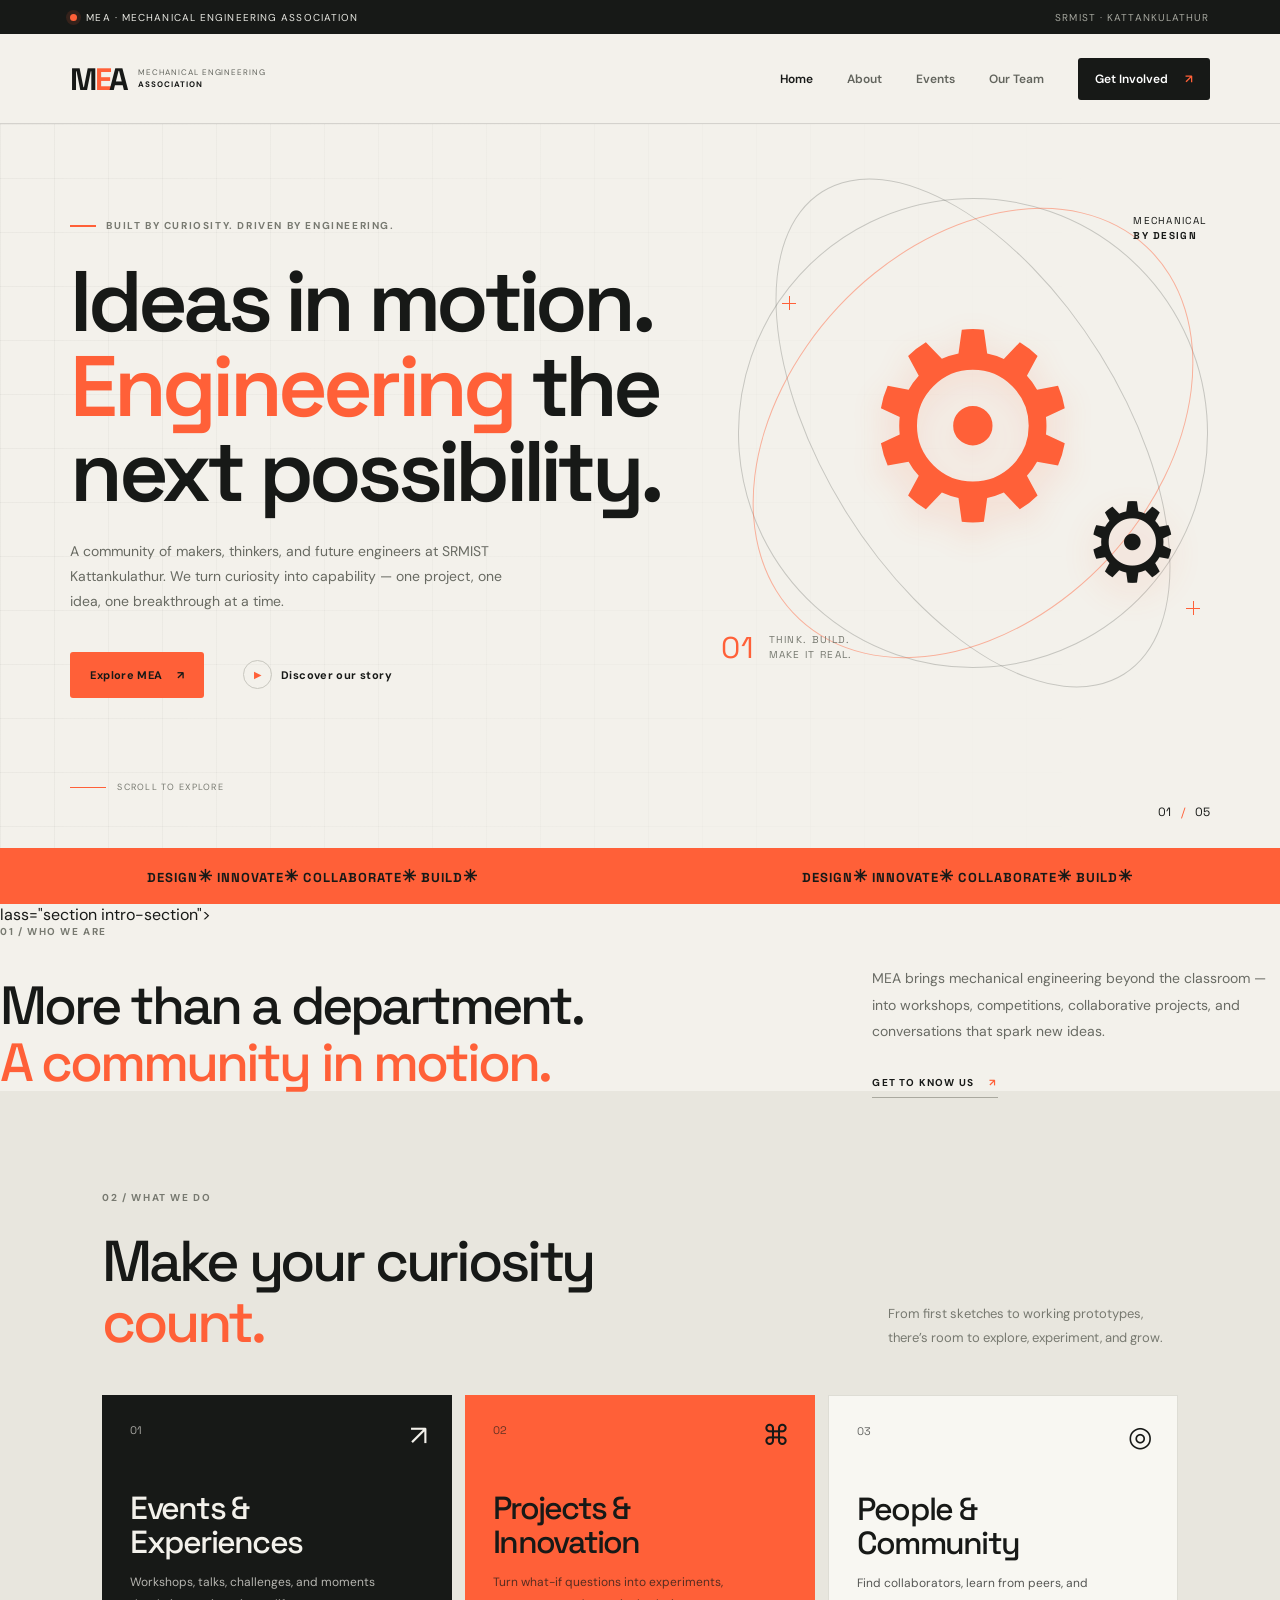
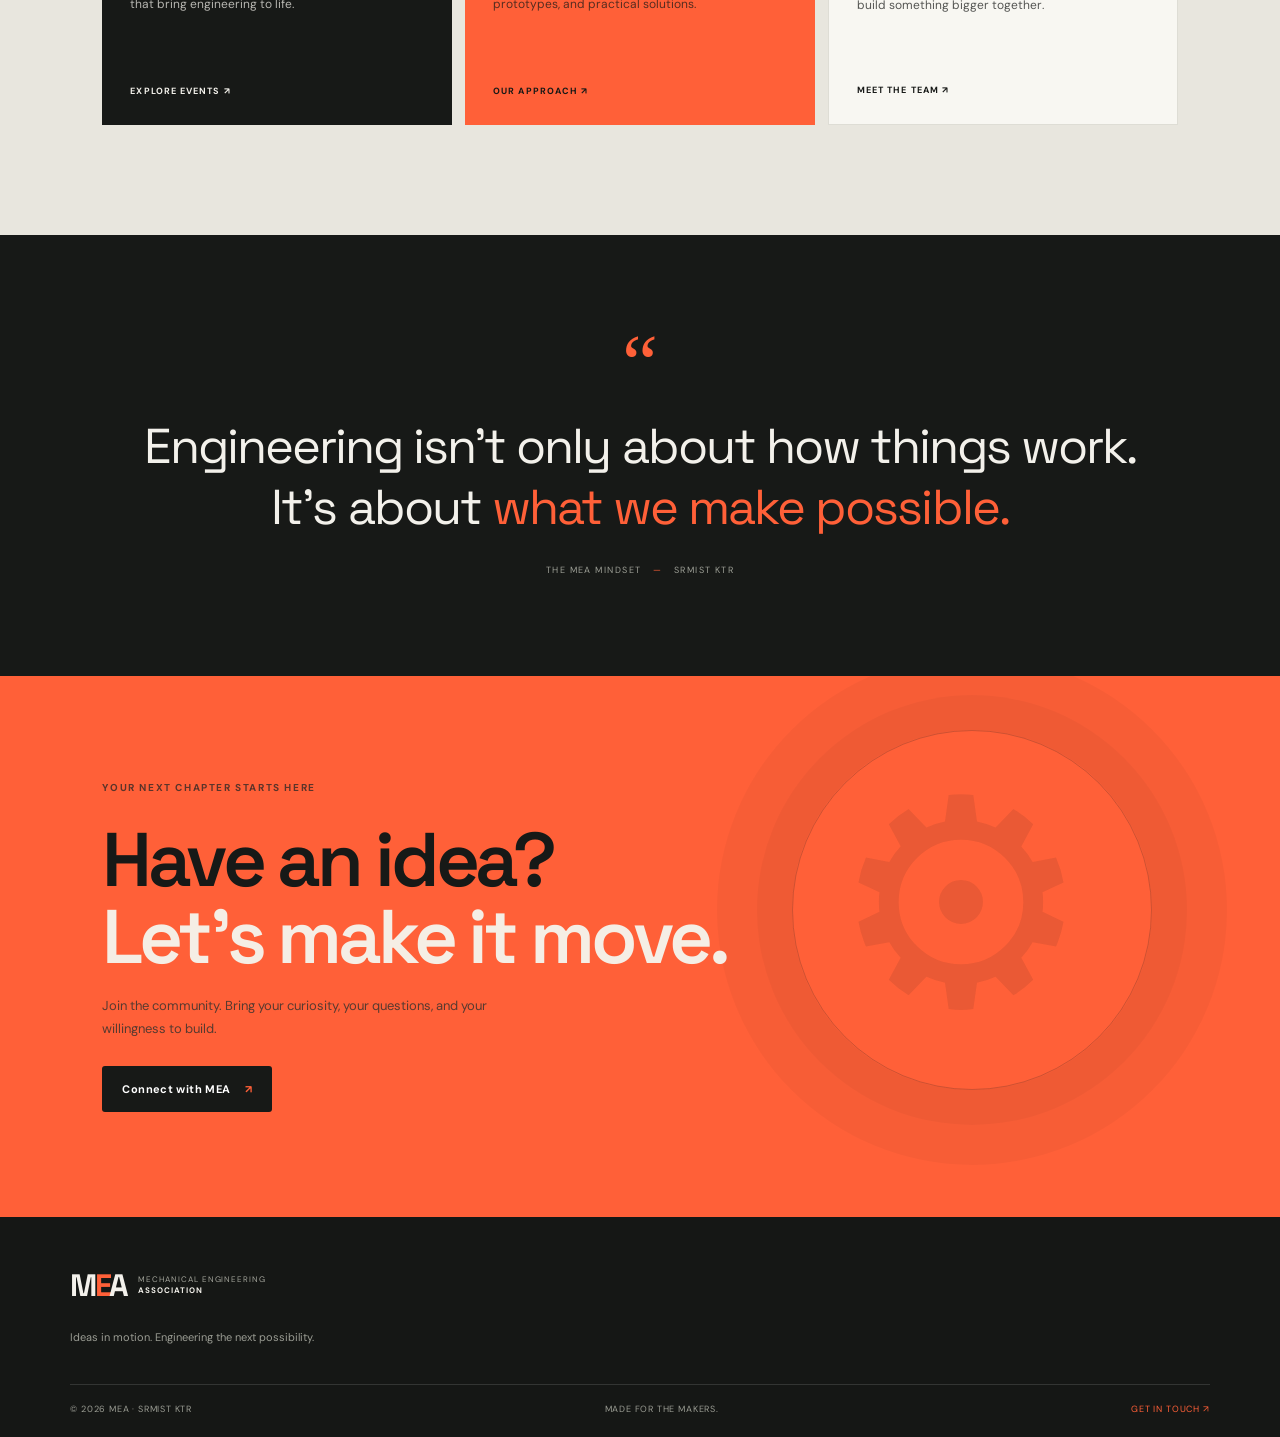
<file: index.html>
<!DOCTYPE html>
<html lang="en">
<head>
  <meta charset="UTF-8"><meta name="viewport" content="width=device-width, initial-scale=1.0">
  <meta name="description" content="Mechanical Engineering Association at SRMIST Kattankulathur — ideas, innovation, and engineering in motion.">
  <title>MEA | Mechanical Engineering Association</title>
  <link rel="preconnect" href="https://fonts.googleapis.com"><link rel="preconnect" href="https://fonts.gstatic.com" crossorigin>
  <link href="https://fonts.googleapis.com/css2?family=DM+Sans:wght@400;500;600;700&family=Space+Grotesk:wght@400;500;600;700&display=swap" rel="stylesheet">
  <link rel="stylesheet" href="assets/css/style.css"><script defer src="assets/js/main.js"></script>
</head>
<body>
<div class="announcement"><span class="live-dot"></span> MEA · Mechanical Engineering Association <span class="announcement-right">SRMIST · Kattankulathur</span></div>
<header class="site-header"><a class="brand" href="index.html"><span class="brand-mark">M<span>E</span>A</span><span class="brand-copy">MECHANICAL ENGINEERING<br><b>ASSOCIATION</b></span></a>
<button class="menu-toggle" aria-label="Open navigation" aria-expanded="false"><span></span><span></span></button>
<nav class="nav"><a class="active" href="index.html">Home</a><a href="about.html">About</a><a href="events.html">Events</a><a href="team.html">Our Team</a><a class="nav-cta" href="contact.html">Get Involved <span>↗</span></a></nav></header>
<main>
<section class="hero">
  <div class="hero-grid"></div><div class="hero-content">
    <div class="eyebrow"><span class="eyebrow-line"></span> BUILT BY CURIOSITY. DRIVEN BY ENGINEERING.</div>
    <h1>Ideas in motion.<br><span>Engineering</span> the<br>next possibility.</h1>
    <p class="hero-text">A community of makers, thinkers, and future engineers at SRMIST Kattankulathur. We turn curiosity into capability — one project, one idea, one breakthrough at a time.</p>
    <div class="hero-actions"><a class="btn btn-primary" href="events.html">Explore MEA <span>↗</span></a><a class="btn btn-ghost" href="about.html"><span class="play-icon">▶</span> Discover our story</a></div>
    <div class="hero-footnote"><span class="scroll-line"></span> SCROLL TO EXPLORE</div>
  </div>
  <div class="hero-art" aria-label="Abstract mechanical engineering illustration"><div class="orbit orbit-one"></div><div class="orbit orbit-two"></div><div class="orbit orbit-three"></div><div class="gear gear-large">⚙</div><div class="gear gear-small">⚙</div><div class="art-label label-top">MECHANICAL<br><b>BY DESIGN</b></div><div class="art-label label-bottom"><span class="art-number">01</span><span>THINK. BUILD.<br>MAKE IT REAL.</span></div><div class="crosshair crosshair-a"></div><div class="crosshair crosshair-b"></div></div>
  <div class="hero-index">01 <span>/</span> 05</div>
</section>
<section class="ticker">
  <div class="ticker-track">
    <div class="ticker-group">
      <span>DESIGN</span><i>✳</i>
      <span>INNOVATE</span><i>✳</i>
      <span>COLLABORATE</span><i>✳</i>
      <span>BUILD</span><i>✳</i>
    </div>

    <!-- Duplicate for seamless looping -->
    <div class="ticker-group" aria-hidden="true">
      <span>DESIGN</span><i>✳</i>
      <span>INNOVATE</span><i>✳</i>
      <span>COLLABORATE</span><i>✳</i>
      <span>BUILD</span><i>✳</i>
    </div>
  </div>
</section>
lass="section intro-section"><div class="section-kicker">01 / WHO WE ARE</div><div class="intro-layout"><h2>More than a department.<br><em>A community in motion.</em></h2><div class="intro-copy"><p>MEA brings mechanical engineering beyond the classroom — into workshops, competitions, collaborative projects, and conversations that spark new ideas.</p><a class="text-link" href="about.html">GET TO KNOW US <span>↗</span></a></div></div></section>
<section class="feature-section"><div class="feature-heading"><div><div class="section-kicker">02 / WHAT WE DO</div><h2>Make your curiosity<br><em>count.</em></h2></div><p>From first sketches to working prototypes, there’s room to explore, experiment, and grow.</p></div>
<div class="feature-grid"><a class="feature-card feature-dark" href="events.html"><div class="feature-num">01</div><div class="feature-icon">↗</div><h3>Events &<br>Experiences</h3><p>Workshops, talks, challenges, and moments that bring engineering to life.</p><span class="card-link">EXPLORE EVENTS ↗</span></a>
<a class="feature-card feature-orange" href="about.html"><div class="feature-num">02</div><div class="feature-icon">⌘</div><h3>Projects &<br>Innovation</h3><p>Turn what-if questions into experiments, prototypes, and practical solutions.</p><span class="card-link">OUR APPROACH ↗</span></a>
<a class="feature-card feature-light" href="team.html"><div class="feature-num">03</div><div class="feature-icon">◎</div><h3>People &<br>Community</h3><p>Find collaborators, learn from peers, and build something bigger together.</p><span class="card-link">MEET THE TEAM ↗</span></a></div></section>
<section class="quote-section"><div class="quote-mark">“</div><blockquote>Engineering isn’t only about how things work.<br>It’s about <em>what we make possible.</em></blockquote><div class="quote-caption">THE MEA MINDSET <span>—</span> SRMIST KTR</div></section>
<section class="cta-section"><div class="cta-orb"></div><div class="section-kicker">YOUR NEXT CHAPTER STARTS HERE</div><h2>Have an idea?<br><em>Let’s make it move.</em></h2><p>Join the community. Bring your curiosity, your questions, and your willingness to build.</p><a class="btn btn-dark" href="contact.html">Connect with MEA <span>↗</span></a></section>
</main>
<footer class="footer"><a class="brand footer-brand" href="index.html"><span class="brand-mark">M<span>E</span>A</span><span class="brand-copy">MECHANICAL ENGINEERING<br><b>ASSOCIATION</b></span></a><p>Ideas in motion. Engineering the next possibility.</p><div class="footer-bottom"><span>© <span data-year></span> MEA · SRMIST KTR</span><span>MADE FOR THE MAKERS.</span><a href="contact.html">GET IN TOUCH ↗</a></div></footer>
</body></html>
</file>
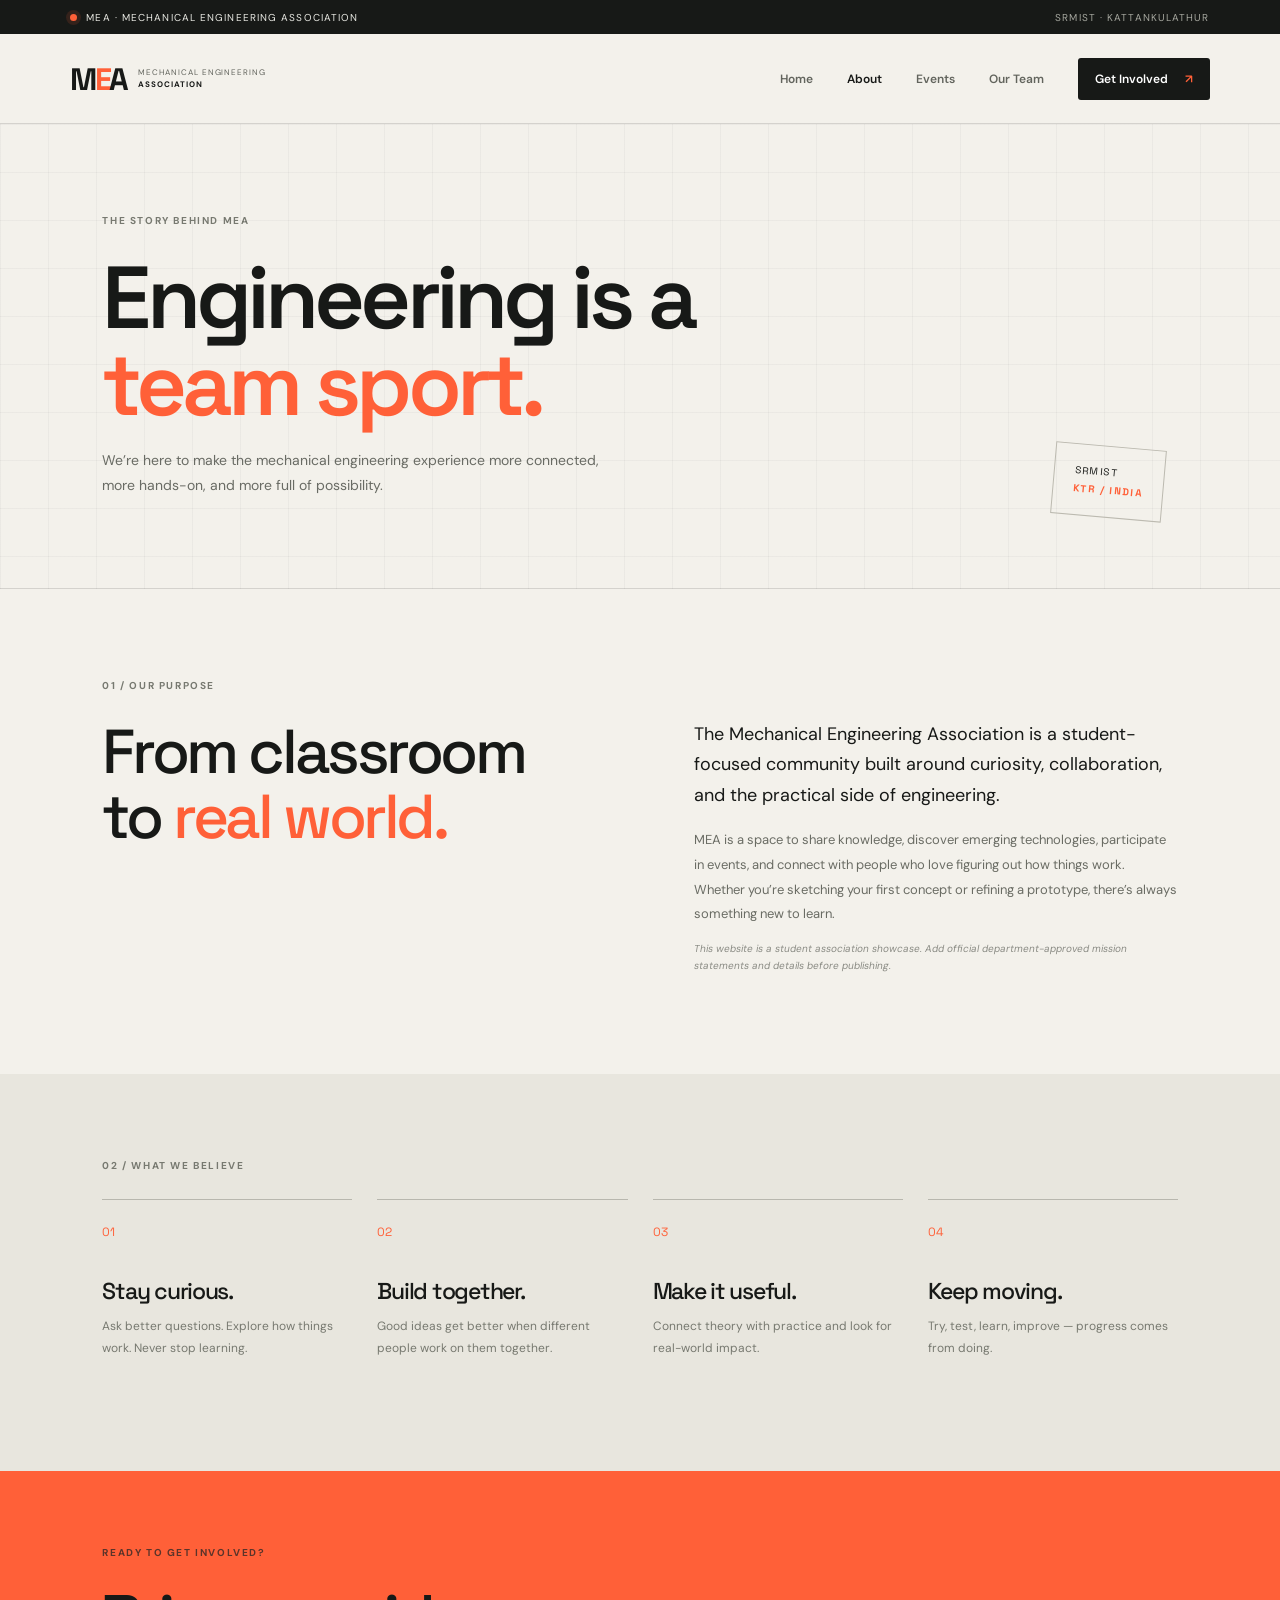
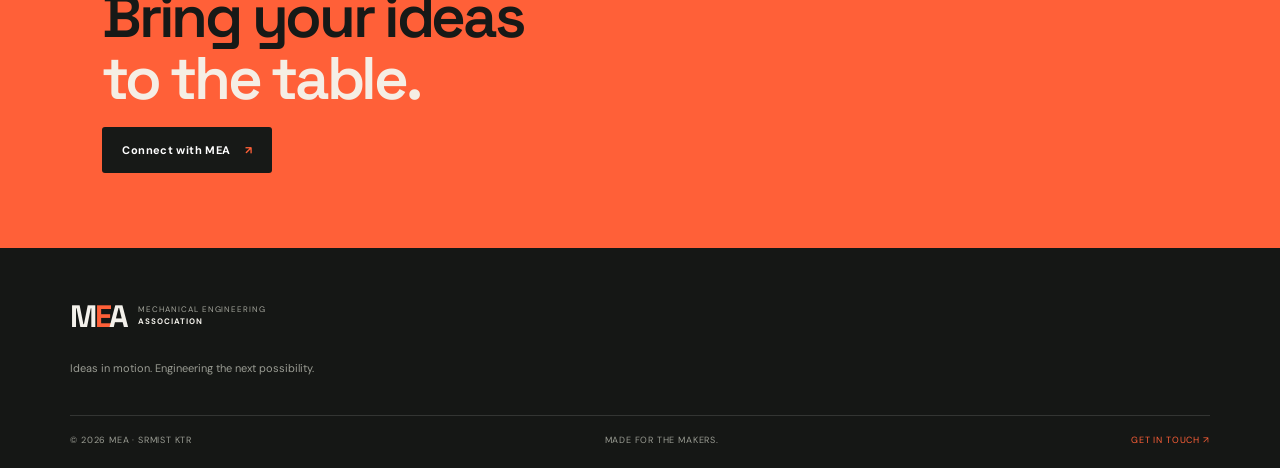
<file: about.html>
<!DOCTYPE html><html lang="en"><head><meta charset="UTF-8"><meta name="viewport" content="width=device-width, initial-scale=1.0"><title>About MEA | SRMIST KTR</title><link href="https://fonts.googleapis.com/css2?family=DM+Sans:wght@400;500;600;700&family=Space+Grotesk:wght@400;500;600;700&display=swap" rel="stylesheet"><link rel="stylesheet" href="assets/css/style.css"><script defer src="assets/js/main.js"></script></head><body><div class="announcement"><span class="live-dot"></span> MEA · Mechanical Engineering Association <span class="announcement-right">SRMIST · Kattankulathur</span></div><header class="site-header"><a class="brand" href="index.html"><span class="brand-mark">M<span>E</span>A</span><span class="brand-copy">MECHANICAL ENGINEERING<br><b>ASSOCIATION</b></span></a><button class="menu-toggle" aria-label="Open navigation" aria-expanded="false"><span></span><span></span></button><nav class="nav"><a href="index.html">Home</a><a class="active" href="about.html">About</a><a href="events.html">Events</a><a href="team.html">Our Team</a><a class="nav-cta" href="contact.html">Get Involved <span>↗</span></a></nav></header>
<main><section class="page-hero"><div class="section-kicker">THE STORY BEHIND MEA</div><h1>Engineering is a<br><em>team sport.</em></h1><p>We’re here to make the mechanical engineering experience more connected, more hands-on, and more full of possibility.</p><div class="page-hero-stamp">SRMIST<br><b>KTR / INDIA</b></div></section>
<section class="section about-story"><div class="section-kicker">01 / OUR PURPOSE</div><div class="about-columns"><h2>From classroom<br>to <em>real world.</em></h2><div><p class="large-copy">The Mechanical Engineering Association is a student-focused community built around curiosity, collaboration, and the practical side of engineering.</p><p>MEA is a space to share knowledge, discover emerging technologies, participate in events, and connect with people who love figuring out how things work. Whether you’re sketching your first concept or refining a prototype, there’s always something new to learn.</p><p class="muted-note">This website is a student association showcase. Add official department-approved mission statements and details before publishing.</p></div></div></section>
<section class="values-section"><div class="section-kicker">02 / WHAT WE BELIEVE</div><div class="values-grid"><article><span>01</span><h3>Stay curious.</h3><p>Ask better questions. Explore how things work. Never stop learning.</p></article><article><span>02</span><h3>Build together.</h3><p>Good ideas get better when different people work on them together.</p></article><article><span>03</span><h3>Make it useful.</h3><p>Connect theory with practice and look for real-world impact.</p></article><article><span>04</span><h3>Keep moving.</h3><p>Try, test, learn, improve — progress comes from doing.</p></article></div></section>
<section class="cta-section compact-cta"><div class="section-kicker">READY TO GET INVOLVED?</div><h2>Bring your ideas<br><em>to the table.</em></h2><a class="btn btn-dark" href="contact.html">Connect with MEA <span>↗</span></a></section></main>
<footer class="footer"><a class="brand footer-brand" href="index.html"><span class="brand-mark">M<span>E</span>A</span><span class="brand-copy">MECHANICAL ENGINEERING<br><b>ASSOCIATION</b></span></a><p>Ideas in motion. Engineering the next possibility.</p><div class="footer-bottom"><span>© <span data-year></span> MEA · SRMIST KTR</span><span>MADE FOR THE MAKERS.</span><a href="contact.html">GET IN TOUCH ↗</a></div></footer></body></html>
</file>
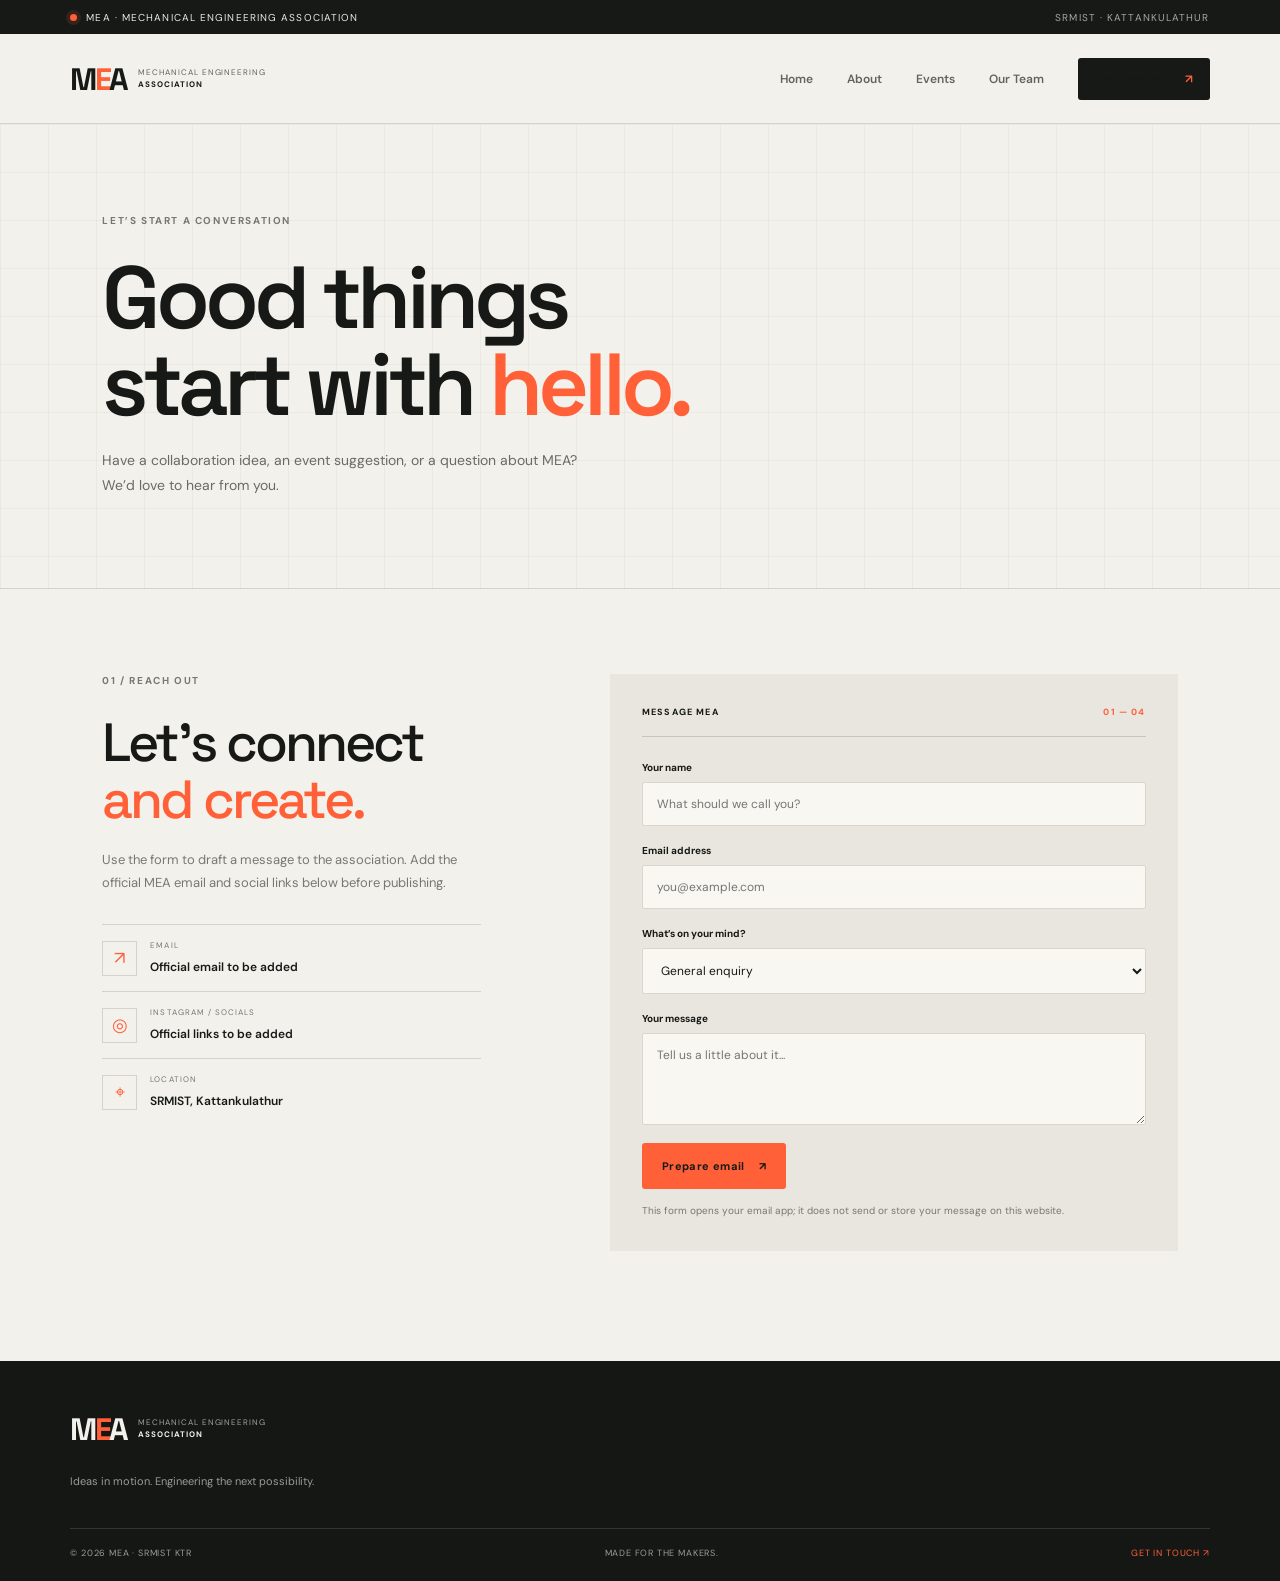
<file: contacts.html>
<!DOCTYPE html><html lang="en"><head><meta charset="UTF-8"><meta name="viewport" content="width=device-width, initial-scale=1.0"><title>Contact MEA | SRMIST KTR</title><link href="https://fonts.googleapis.com/css2?family=DM+Sans:wght@400;500;600;700&family=Space+Grotesk:wght@400;500;600;700&display=swap" rel="stylesheet"><link rel="stylesheet" href="assets/css/style.css"><script defer src="assets/js/main.js"></script></head><body><div class="announcement"><span class="live-dot"></span> MEA · Mechanical Engineering Association <span class="announcement-right">SRMIST · Kattankulathur</span></div><header class="site-header"><a class="brand" href="index.html"><span class="brand-mark">M<span>E</span>A</span><span class="brand-copy">MECHANICAL ENGINEERING<br><b>ASSOCIATION</b></span></a><button class="menu-toggle" aria-label="Open navigation" aria-expanded="false"><span></span><span></span></button><nav class="nav"><a href="index.html">Home</a><a href="about.html">About</a><a href="events.html">Events</a><a href="team.html">Our Team</a><a class="nav-cta active" href="contact.html">Get Involved <span>↗</span></a></nav></header>
<main><section class="page-hero contact-hero"><div class="section-kicker">LET’S START A CONVERSATION</div><h1>Good things<br>start with <em>hello.</em></h1><p>Have a collaboration idea, an event suggestion, or a question about MEA? We’d love to hear from you.</p></section>
<section class="section contact-section"><div class="contact-info"><div class="section-kicker">01 / REACH OUT</div><h2>Let’s connect<br><em>and create.</em></h2><p>Use the form to draft a message to the association. Add the official MEA email and social links below before publishing.</p><div class="contact-line"><span class="contact-icon">↗</span><div><small>EMAIL</small><b>Official email to be added</b></div></div><div class="contact-line"><span class="contact-icon">◎</span><div><small>INSTAGRAM / SOCIALS</small><b>Official links to be added</b></div></div><div class="contact-line"><span class="contact-icon">⌖</span><div><small>LOCATION</small><b>SRMIST, Kattankulathur</b></div></div></div>
<form class="contact-form" id="contactForm"><div class="form-top"><span>MESSAGE MEA</span><span>01 — 04</span></div><label for="name">Your name</label><input id="name" name="name" placeholder="What should we call you?" required><label for="email">Email address</label><input id="email" name="email" type="email" placeholder="you@example.com" required><label for="topic">What’s on your mind?</label><select id="topic" name="topic"><option>General enquiry</option><option>Event collaboration</option><option>Workshop / speaker idea</option><option>Project collaboration</option><option>Joining MEA</option></select><label for="message">Your message</label><textarea id="message" name="message" rows="4" placeholder="Tell us a little about it..." required></textarea><button class="btn btn-primary form-submit" type="submit">Prepare email <span>↗</span></button><p class="form-note" id="formNote">This form opens your email app; it does not send or store your message on this website.</p></form></section></main>
<footer class="footer"><a class="brand footer-brand" href="index.html"><span class="brand-mark">M<span>E</span>A</span><span class="brand-copy">MECHANICAL ENGINEERING<br><b>ASSOCIATION</b></span></a><p>Ideas in motion. Engineering the next possibility.</p><div class="footer-bottom"><span>© <span data-year></span> MEA · SRMIST KTR</span><span>MADE FOR THE MAKERS.</span><a href="contact.html">GET IN TOUCH ↗</a></div></footer></body></html>
</file>
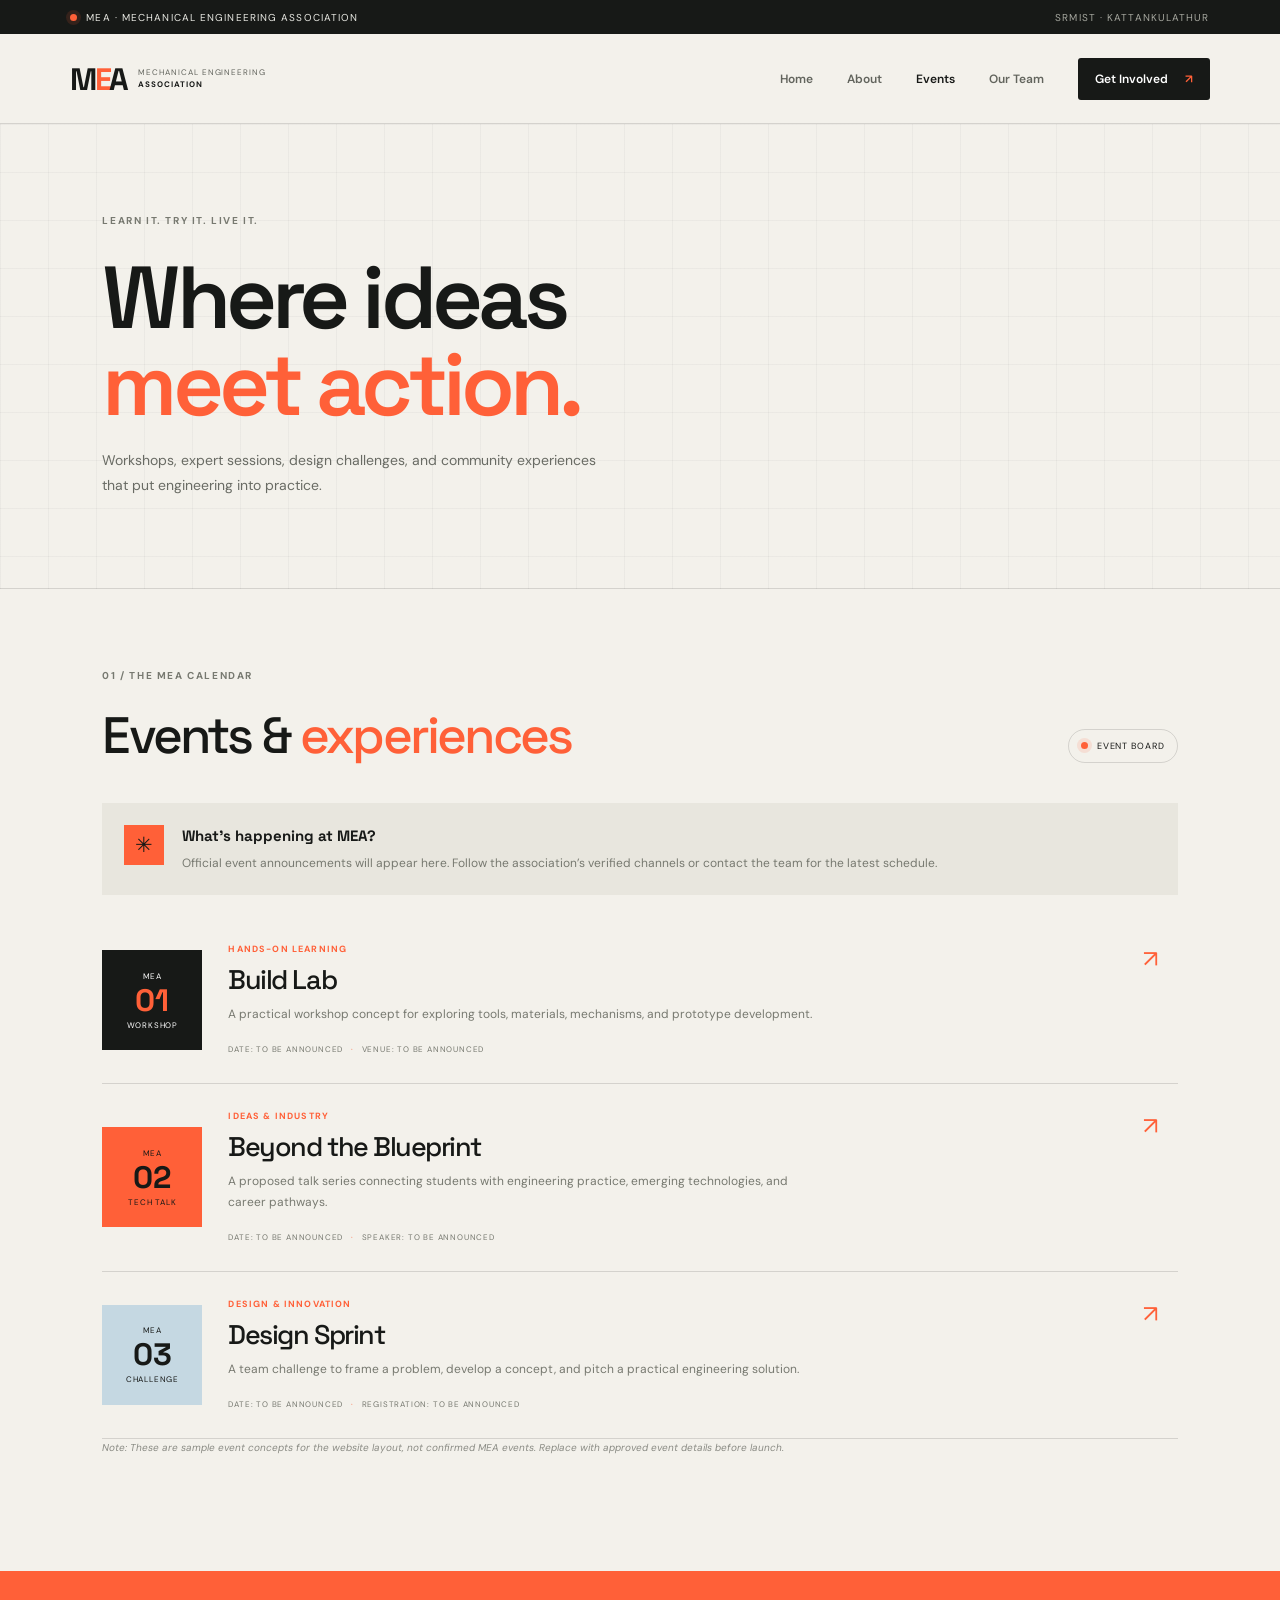
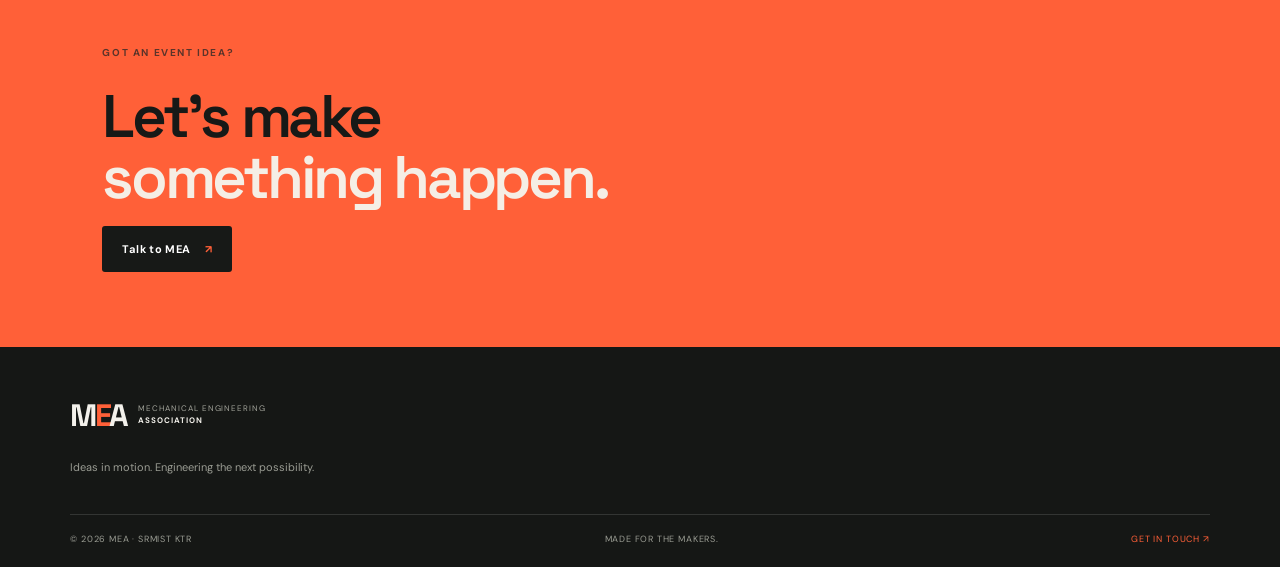
<file: events.html>
<!DOCTYPE html><html lang="en"><head><meta charset="UTF-8"><meta name="viewport" content="width=device-width, initial-scale=1.0"><title>Events | MEA SRMIST KTR</title><link href="https://fonts.googleapis.com/css2?family=DM+Sans:wght@400;500;600;700&family=Space+Grotesk:wght@400;500;600;700&display=swap" rel="stylesheet"><link rel="stylesheet" href="assets/css/style.css"><script defer src="assets/js/main.js"></script></head><body><div class="announcement"><span class="live-dot"></span> MEA · Mechanical Engineering Association <span class="announcement-right">SRMIST · Kattankulathur</span></div><header class="site-header"><a class="brand" href="index.html"><span class="brand-mark">M<span>E</span>A</span><span class="brand-copy">MECHANICAL ENGINEERING<br><b>ASSOCIATION</b></span></a><button class="menu-toggle" aria-label="Open navigation" aria-expanded="false"><span></span><span></span></button><nav class="nav"><a href="index.html">Home</a><a href="about.html">About</a><a class="active" href="events.html">Events</a><a href="team.html">Our Team</a><a class="nav-cta" href="contact.html">Get Involved <span>↗</span></a></nav></header>
<main><section class="page-hero events-hero"><div class="section-kicker">LEARN IT. TRY IT. LIVE IT.</div><h1>Where ideas<br><em>meet action.</em></h1><p>Workshops, expert sessions, design challenges, and community experiences that put engineering into practice.</p></section>
<section class="section events-list-section"><div class="events-toolbar"><div><div class="section-kicker">01 / THE MEA CALENDAR</div><h2>Events & <em>experiences</em></h2></div><span class="status-pill"><i></i> EVENT BOARD</span></div>
<div class="event-notice"><div class="notice-icon">✳</div><div><b>What’s happening at MEA?</b><p>Official event announcements will appear here. Follow the association’s verified channels or contact the team for the latest schedule.</p></div></div>
<div class="event-card"><div class="event-date"><span>MEA</span><b>01</b><span>WORKSHOP</span></div><div class="event-details"><div class="event-tag">HANDS-ON LEARNING</div><h3>Build Lab</h3><p>A practical workshop concept for exploring tools, materials, mechanisms, and prototype development.</p><span class="event-meta">DATE: TO BE ANNOUNCED <i>·</i> VENUE: TO BE ANNOUNCED</span></div><div class="event-arrow">↗</div></div>
<div class="event-card"><div class="event-date date-orange"><span>MEA</span><b>02</b><span>TECH TALK</span></div><div class="event-details"><div class="event-tag">IDEAS & INDUSTRY</div><h3>Beyond the Blueprint</h3><p>A proposed talk series connecting students with engineering practice, emerging technologies, and career pathways.</p><span class="event-meta">DATE: TO BE ANNOUNCED <i>·</i> SPEAKER: TO BE ANNOUNCED</span></div><div class="event-arrow">↗</div></div>
<div class="event-card"><div class="event-date date-blue"><span>MEA</span><b>03</b><span>CHALLENGE</span></div><div class="event-details"><div class="event-tag">DESIGN & INNOVATION</div><h3>Design Sprint</h3><p>A team challenge to frame a problem, develop a concept, and pitch a practical engineering solution.</p><span class="event-meta">DATE: TO BE ANNOUNCED <i>·</i> REGISTRATION: TO BE ANNOUNCED</span></div><div class="event-arrow">↗</div></div>
<p class="muted-note">Note: These are sample event concepts for the website layout, not confirmed MEA events. Replace with approved event details before launch.</p></section>
<section class="cta-section compact-cta"><div class="section-kicker">GOT AN EVENT IDEA?</div><h2>Let’s make<br><em>something happen.</em></h2><a class="btn btn-dark" href="contact.html">Talk to MEA <span>↗</span></a></section></main>
<footer class="footer"><a class="brand footer-brand" href="index.html"><span class="brand-mark">M<span>E</span>A</span><span class="brand-copy">MECHANICAL ENGINEERING<br><b>ASSOCIATION</b></span></a><p>Ideas in motion. Engineering the next possibility.</p><div class="footer-bottom"><span>© <span data-year></span> MEA · SRMIST KTR</span><span>MADE FOR THE MAKERS.</span><a href="contact.html">GET IN TOUCH ↗</a></div></footer></body></html>
</file>
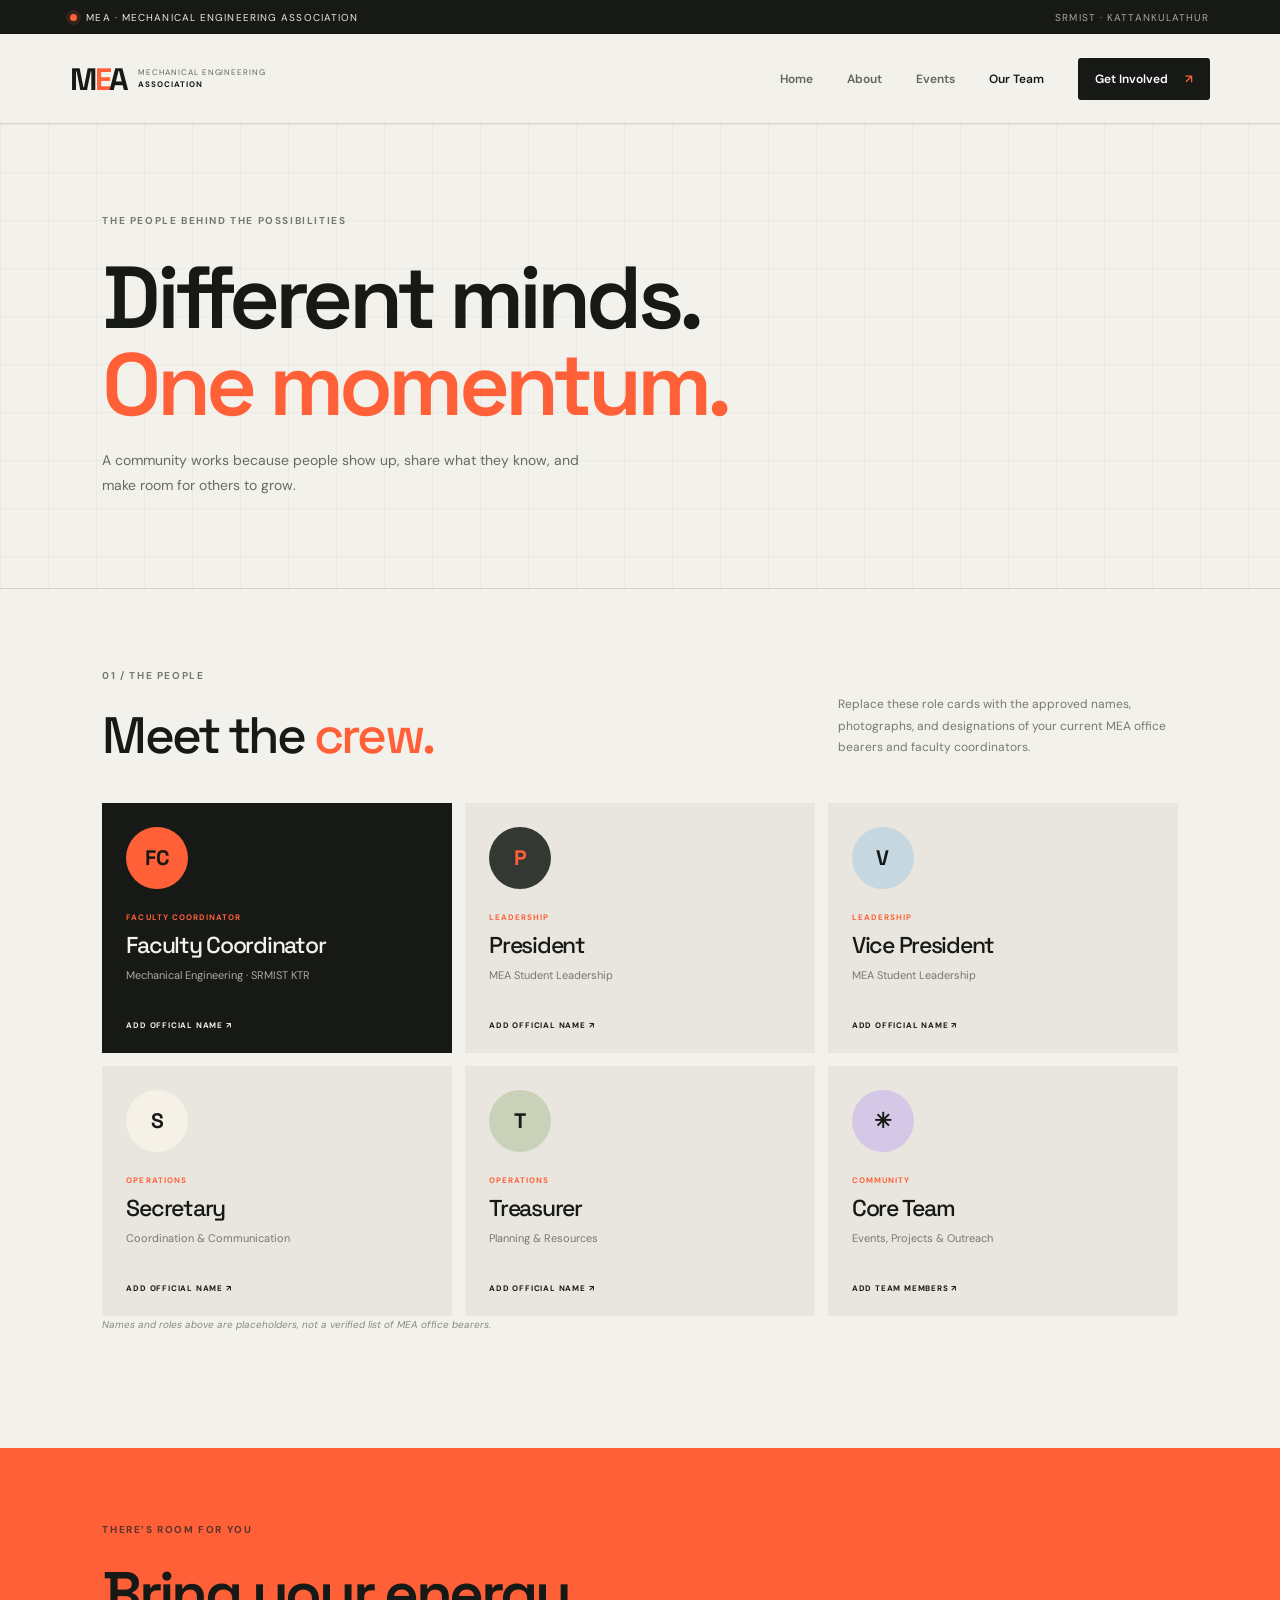
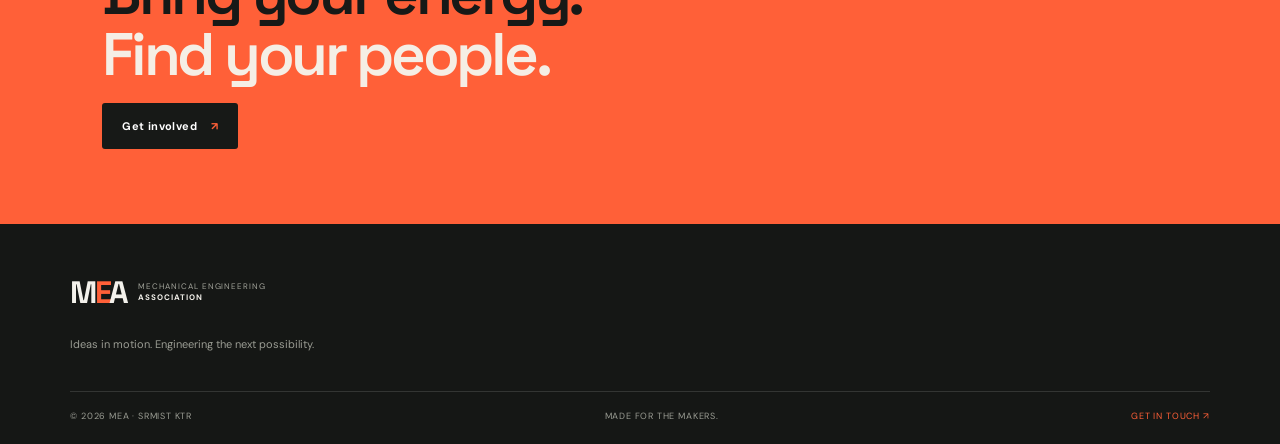
<file: team.html>
<!DOCTYPE html><html lang="en"><head><meta charset="UTF-8"><meta name="viewport" content="width=device-width, initial-scale=1.0"><title>Our Team | MEA SRMIST KTR</title><link href="https://fonts.googleapis.com/css2?family=DM+Sans:wght@400;500;600;700&family=Space+Grotesk:wght@400;500;600;700&display=swap" rel="stylesheet"><link rel="stylesheet" href="assets/css/style.css"><script defer src="assets/js/main.js"></script></head><body><div class="announcement"><span class="live-dot"></span> MEA · Mechanical Engineering Association <span class="announcement-right">SRMIST · Kattankulathur</span></div><header class="site-header"><a class="brand" href="index.html"><span class="brand-mark">M<span>E</span>A</span><span class="brand-copy">MECHANICAL ENGINEERING<br><b>ASSOCIATION</b></span></a><button class="menu-toggle" aria-label="Open navigation" aria-expanded="false"><span></span><span></span></button><nav class="nav"><a href="index.html">Home</a><a href="about.html">About</a><a href="events.html">Events</a><a class="active" href="team.html">Our Team</a><a class="nav-cta" href="contact.html">Get Involved <span>↗</span></a></nav></header>
<main><section class="page-hero team-hero"><div class="section-kicker">THE PEOPLE BEHIND THE POSSIBILITIES</div><h1>Different minds.<br><em>One momentum.</em></h1><p>A community works because people show up, share what they know, and make room for others to grow.</p></section>
<section class="section team-section"><div class="team-intro"><div><div class="section-kicker">01 / THE PEOPLE</div><h2>Meet the <em>crew.</em></h2></div><p>Replace these role cards with the approved names, photographs, and designations of your current MEA office bearers and faculty coordinators.</p></div>
<div class="team-grid"><article class="team-card team-featured"><div class="avatar avatar-orange">FC</div><div class="team-role">FACULTY COORDINATOR</div><h3>Faculty Coordinator</h3><p>Mechanical Engineering · SRMIST KTR</p><span class="team-edit">ADD OFFICIAL NAME ↗</span></article><article class="team-card"><div class="avatar avatar-dark">P</div><div class="team-role">LEADERSHIP</div><h3>President</h3><p>MEA Student Leadership</p><span class="team-edit">ADD OFFICIAL NAME ↗</span></article><article class="team-card"><div class="avatar avatar-blue">V</div><div class="team-role">LEADERSHIP</div><h3>Vice President</h3><p>MEA Student Leadership</p><span class="team-edit">ADD OFFICIAL NAME ↗</span></article><article class="team-card"><div class="avatar avatar-pale">S</div><div class="team-role">OPERATIONS</div><h3>Secretary</h3><p>Coordination & Communication</p><span class="team-edit">ADD OFFICIAL NAME ↗</span></article><article class="team-card"><div class="avatar avatar-green">T</div><div class="team-role">OPERATIONS</div><h3>Treasurer</h3><p>Planning & Resources</p><span class="team-edit">ADD OFFICIAL NAME ↗</span></article><article class="team-card"><div class="avatar avatar-lilac">✳</div><div class="team-role">COMMUNITY</div><h3>Core Team</h3><p>Events, Projects & Outreach</p><span class="team-edit">ADD TEAM MEMBERS ↗</span></article></div><p class="muted-note">Names and roles above are placeholders, not a verified list of MEA office bearers.</p></section>
<section class="cta-section compact-cta"><div class="section-kicker">THERE’S ROOM FOR YOU</div><h2>Bring your energy.<br><em>Find your people.</em></h2><a class="btn btn-dark" href="contact.html">Get involved <span>↗</span></a></section></main>
<footer class="footer"><a class="brand footer-brand" href="index.html"><span class="brand-mark">M<span>E</span>A</span><span class="brand-copy">MECHANICAL ENGINEERING<br><b>ASSOCIATION</b></span></a><p>Ideas in motion. Engineering the next possibility.</p><div class="footer-bottom"><span>© <span data-year></span> MEA · SRMIST KTR</span><span>MADE FOR THE MAKERS.</span><a href="contact.html">GET IN TOUCH ↗</a></div></footer></body></html>
</file>
<file: assets/css/style.css>
:root{--ink:#171917;--paper:#f3f1eb;--orange:#ff6038;--muted:#777970;--line:rgba(23,25,23,.14);--display:"Space Grotesk",sans-serif;--body:"DM Sans",sans-serif}
*{box-sizing:border-box}html{scroll-behavior:smooth}body{margin:0;background:var(--paper);color:var(--ink);font-family:var(--body);-webkit-font-smoothing:antialiased}a{color:inherit;text-decoration:none}button,input,textarea,select{font:inherit}.announcement{height:34px;background:var(--ink);color:#e9e9e3;padding:0 5.5%;display:flex;align-items:center;gap:9px;font-size:10px;letter-spacing:.11em;text-transform:uppercase}.live-dot,.status-pill i{width:7px;height:7px;background:var(--orange);border-radius:50%;display:inline-block;box-shadow:0 0 0 4px #ff603821}.announcement-right{margin-left:auto;color:#a6a79f}.site-header{height:90px;padding:0 5.5%;display:flex;align-items:center;justify-content:space-between;border-bottom:1px solid var(--line);position:relative;z-index:10;background:var(--paper)}.brand{display:flex;align-items:center;gap:12px}.brand-mark{font-family:var(--display);font-size:31px;font-weight:700;letter-spacing:-.09em}.brand-mark span{color:var(--orange)}.brand-copy{font-size:8px;line-height:1.45;letter-spacing:.12em;color:#62645d}.brand-copy b{font-weight:700;color:var(--ink)}.nav{display:flex;align-items:center;gap:34px;font-size:12px;font-weight:600}.nav>a:not(.nav-cta){color:#62645d;transition:color .2s}.nav>a:hover,.nav>a.active{color:var(--ink)}.nav-cta{background:var(--ink);color:white;padding:13px 17px;border-radius:3px}.nav-cta span,.btn span{margin-left:14px;color:var(--orange)}.menu-toggle{display:none;background:none;border:0}.hero{min-height:650px;position:relative;overflow:hidden;padding:95px 5.5% 55px;display:flex;align-items:center}.hero-grid{position:absolute;inset:0;background-image:linear-gradient(rgba(23,25,23,.035) 1px,transparent 1px),linear-gradient(90deg,rgba(23,25,23,.035) 1px,transparent 1px);background-size:54px 54px;mask-image:linear-gradient(90deg,#000,transparent 88%)}.hero-content{position:relative;z-index:2;width:58%;max-width:720px}.eyebrow,.section-kicker{font-size:10px;letter-spacing:.16em;font-weight:700;color:#777970}.eyebrow{display:flex;align-items:center;gap:10px}.eyebrow-line{height:2px;width:26px;background:var(--orange)}h1,h2,h3,p{margin-top:0}h1,h2,h3{font-family:var(--display);letter-spacing:-.055em}h1{font-size:clamp(52px,6.7vw,94px);line-height:.99;margin:28px 0 24px;font-weight:600}h1 span,h1 em,h2 em,blockquote em{color:var(--orange);font-style:normal} .hero-text{max-width:440px;color:#686a62;line-height:1.8;font-size:14px}.hero-actions{display:flex;align-items:center;gap:25px;margin-top:30px}.btn{display:inline-flex;align-items:center;justify-content:center;padding:16px 20px;font-size:11px;font-weight:700;letter-spacing:.035em;border:0;border-radius:3px;cursor:pointer;transition:transform .2s,background .2s}.btn:hover{transform:translateY(-3px)}.btn-primary{background:var(--orange);color:#171917}.btn-primary span{color:#171917}.btn-ghost{padding-left:0}.play-icon{font-size:9px;border:1px solid #c8c7bf;border-radius:50%;width:29px;height:29px;display:inline-flex;align-items:center;justify-content:center;margin-right:9px}.hero-footnote{display:flex;align-items:center;gap:11px;margin-top:76px;font-size:9px;letter-spacing:.14em;color:#777970}.scroll-line{height:1px;width:36px;background:var(--orange)}.hero-art{position:absolute;width:48%;height:550px;right:0;top:45px;overflow:hidden}.orbit{position:absolute;border:1px solid rgba(23,25,23,.2);border-radius:50%;left:50%;top:48%;transform:translate(-50%,-50%) rotate(-26deg)}.orbit-one{width:470px;height:470px}.orbit-two{width:370px;height:510px;transform:translate(-50%,-50%) rotate(43deg);border-color:rgba(255,96,56,.45)}.orbit-three{width:570px;height:300px;transform:translate(-50%,-50%) rotate(58deg)}.gear{position:absolute;left:50%;top:47%;transform:translate(-50%,-50%);font-family:Arial,sans-serif;color:var(--orange);line-height:1;text-shadow:0 12px 35px #ff60382a}.gear-large{font-size:260px;animation:rotate 60s linear infinite}.gear-small{font-size:110px;left:76%;top:68%;color:var(--ink);animation:rotate 35s linear infinite reverse}.art-label{position:absolute;font-family:var(--display);font-size:10px;letter-spacing:.13em;line-height:1.5}.label-top{right:12%;top:8%}.label-bottom{left:9%;bottom:9%;display:flex;gap:13px;align-items:center;color:#777970}.art-number{font-size:30px;color:var(--orange)}.crosshair{position:absolute;width:14px;height:14px}.crosshair:before,.crosshair:after{content:"";position:absolute;background:var(--orange)}.crosshair:before{height:1px;width:14px;top:7px}.crosshair:after{width:1px;height:14px;left:7px}.crosshair-a{top:23%;left:19%}.crosshair-b{right:13%;bottom:19%}.hero-index{position:absolute;right:5.5%;bottom:28px;font-family:var(--display);font-size:12px}.hero-index span{color:var(--orange);margin:0 7px}.ticker{overflow:hidden;background:var(--orange);padding:17px 0}.ticker-track{display:flex;align-items:center;justify-content:space-around;gap:30px;min-width:800px;font-family:var(--display);font-size:13px;font-weight:700;letter-spacing:.08em}.ticker-track i{font-style:normal;font-size:17px}.section{padding:105px 8%}.intro-section{padding-bottom:115px}.section-kicker{margin-bottom:27px}.intro-layout{display:grid;grid-template-columns:1.3fr .7fr;gap:9%;align-items:end}.intro-layout h2,.feature-heading h2,.about-columns h2,.events-toolbar h2,.team-intro h2,.contact-info h2{font-size:clamp(36px,4.2vw,58px);line-height:1.06;font-weight:500;margin:0}.intro-layout h2 em,.feature-heading h2 em,.about-columns h2 em,.events-toolbar h2 em,.team-intro h2 em,.contact-info h2 em{font-style:normal;color:var(--orange)}.intro-copy p{font-size:14px;line-height:1.9;color:#696b64;margin-bottom:25px}.text-link{font-size:10px;font-weight:700;letter-spacing:.12em;border-bottom:1px solid #aaa99f;padding-bottom:8px}.text-link span{color:var(--orange);margin-left:12px}.feature-section{background:#e8e6de;padding:100px 8% 110px}.feature-heading{display:flex;align-items:end;justify-content:space-between;margin-bottom:42px}.feature-heading h2{font-size:clamp(38px,4.5vw,60px)}.feature-heading>p{max-width:290px;color:#777970;font-size:13px;line-height:1.8;margin:0 0 4px 30px}.feature-grid{display:grid;grid-template-columns:repeat(3,1fr);gap:13px}.feature-card{min-height:330px;padding:28px;display:flex;flex-direction:column;position:relative;overflow:hidden;transition:transform .25s}.feature-card:hover{transform:translateY(-5px)}.feature-dark{background:var(--ink);color:var(--paper)}.feature-orange{background:var(--orange)}.feature-light{background:#f8f7f2;border:1px solid #deddd5}.feature-num{font-family:var(--display);font-size:11px;opacity:.65}.feature-icon{position:absolute;right:25px;top:22px;font-size:28px}.feature-card h3{font-size:32px;line-height:1.05;font-weight:500;margin:55px 0 13px}.feature-card p{font-size:12px;line-height:1.8;opacity:.72;max-width:245px}.card-link{margin-top:auto;font-size:9px;font-weight:700;letter-spacing:.12em}.quote-section{padding:100px 8%;background:var(--ink);color:var(--paper);text-align:center}.quote-mark{font-family:Georgia,serif;font-size:80px;color:var(--orange);line-height:.7}.quote-section blockquote{font-family:var(--display);font-size:clamp(28px,4vw,49px);letter-spacing:-.04em;line-height:1.25;margin:25px 0}.quote-caption{font-size:9px;letter-spacing:.16em;color:#9d9f96}.quote-caption span{color:var(--orange);padding:0 8px}.cta-section{padding:105px 8%;background:var(--orange);position:relative;overflow:hidden}.cta-section .section-kicker{color:#5b342a}.cta-section h2{font-size:clamp(44px,6vw,76px);line-height:1.02;font-weight:600;margin:0 0 18px;position:relative}.cta-section h2 em{font-style:normal;color:#f5eee5}.cta-section p{font-size:13px;line-height:1.8;max-width:400px;color:#583a30;margin-bottom:26px}.btn-dark{background:var(--ink);color:white}.btn-dark span{color:var(--orange)}.cta-orb{position:absolute;width:360px;height:360px;border:1px solid #1b1b1b38;border-radius:50%;right:10%;top:10%;box-shadow:0 0 0 35px #1b1b1b08,0 0 0 75px #1b1b1b08}.cta-orb:before{content:"⚙";position:absolute;font-size:290px;line-height:1;color:#17191717;top:30px;left:38px}.footer{padding:48px 5.5% 22px;background:#151715;color:#f3f1eb}.footer-brand .brand-copy{color:#a2a39a}.footer-brand .brand-copy b{color:#f3f1eb}.footer>p{font-size:11px;color:#9a9c93;margin:25px 0 40px}.footer-bottom{border-top:1px solid #ffffff21;padding-top:18px;display:flex;justify-content:space-between;gap:15px;color:#9a9c93;font-size:9px;letter-spacing:.09em}.footer-bottom a{color:var(--orange)}.page-hero{min-height:410px;padding:90px 8% 75px;position:relative;overflow:hidden;border-bottom:1px solid var(--line);background-image:linear-gradient(rgba(23,25,23,.035) 1px,transparent 1px),linear-gradient(90deg,rgba(23,25,23,.035) 1px,transparent 1px);background-size:48px 48px}.page-hero h1{font-size:clamp(55px,7vw,88px);margin:25px 0 20px}.page-hero p{max-width:510px;font-size:14px;line-height:1.8;color:#696b64}.page-hero-stamp{position:absolute;right:9%;bottom:70px;border:1px solid #bcbab0;padding:17px 20px;font-family:var(--display);font-size:10px;letter-spacing:.14em;line-height:1.8;transform:rotate(5deg)}.page-hero-stamp b{color:var(--orange)}.about-story{padding-top:90px;padding-bottom:90px}.about-columns{display:grid;grid-template-columns:1fr 1fr;gap:10%;}.about-columns h2{font-size:clamp(40px,5vw,62px)}.about-columns p{font-size:13px;line-height:1.9;color:#6a6c64}.about-columns .large-copy{font-size:18px;line-height:1.7;color:var(--ink)}.muted-note{font-size:10px!important;line-height:1.7!important;color:#8a8b84!important;font-style:italic}.values-section{padding:85px 8% 100px;background:#e8e6de}.values-grid{display:grid;grid-template-columns:repeat(4,1fr);gap:25px}.values-grid article{border-top:1px solid #b8b7ae;padding-top:20px}.values-grid article span{font-family:var(--display);font-size:12px;color:var(--orange)}.values-grid h3{font-size:23px;font-weight:500;margin:35px 0 10px}.values-grid p{font-size:12px;line-height:1.8;color:#777970}.compact-cta{padding-top:75px;padding-bottom:75px}.compact-cta h2{font-size:clamp(40px,5vw,60px)}.events-list-section{padding-top:80px}.events-toolbar,.team-intro{display:flex;align-items:end;justify-content:space-between;gap:30px;margin-bottom:40px}.events-toolbar h2,.team-intro h2{font-size:clamp(36px,4vw,52px)}.status-pill{display:flex;align-items:center;gap:9px;font-size:9px;letter-spacing:.1em;padding:10px 12px;border:1px solid var(--line);border-radius:30px}.event-notice{display:flex;gap:18px;padding:22px;background:#e8e6de;margin-bottom:22px}.notice-icon{width:40px;height:40px;flex:0 0 40px;background:var(--orange);display:grid;place-items:center;font-size:21px}.event-notice b{font-family:var(--display);font-size:15px}.event-notice p{font-size:12px;line-height:1.7;color:#777970;margin:7px 0 0}.event-card{display:grid;grid-template-columns:100px 1fr 35px;gap:26px;align-items:center;border-bottom:1px solid var(--line);padding:26px 0}.event-date{height:100px;background:var(--ink);color:white;display:flex;flex-direction:column;align-items:center;justify-content:center;gap:4px}.event-date b{font-family:var(--display);font-size:31px;color:var(--orange);line-height:1}.event-date span{font-size:8px;letter-spacing:.1em}.date-orange{background:var(--orange);color:var(--ink)}.date-orange b{color:var(--ink)}.date-blue{background:#c5d8e2;color:var(--ink)}.date-blue b{color:var(--ink)}.event-tag{font-size:9px;letter-spacing:.13em;color:var(--orange);font-weight:700}.event-details h3{font-size:27px;font-weight:500;margin:7px 0}.event-details p{font-size:12px;line-height:1.8;color:#777970;max-width:600px;margin-bottom:10px}.event-meta{font-size:8px;letter-spacing:.1em;color:#777970}.event-meta i{font-style:normal;color:var(--orange);padding:0 5px}.event-arrow{font-size:24px;color:var(--orange);align-self:start}.team-section{padding-top:80px}.team-intro>p{font-size:12px;line-height:1.8;color:#777970;max-width:340px;margin-bottom:4px}.team-grid{display:grid;grid-template-columns:repeat(3,1fr);gap:13px}.team-card{background:#e8e6de;padding:24px;min-height:250px;position:relative}.team-featured{background:var(--ink);color:var(--paper)}.avatar{width:62px;height:62px;border-radius:50%;display:grid;place-items:center;font-family:var(--display);font-weight:700;font-size:21px;margin-bottom:23px}.avatar-orange{background:var(--orange);color:var(--ink)}.avatar-dark{background:#343833;color:var(--orange)}.avatar-blue{background:#c5d8e2;color:var(--ink)}.avatar-pale{background:#f5f1e7;color:var(--ink)}.avatar-green{background:#c9d2b9;color:var(--ink)}.avatar-lilac{background:#d5c8e6;color:var(--ink)}.team-role{font-size:8px;letter-spacing:.13em;color:var(--orange);font-weight:700}.team-card h3{font-size:23px;font-weight:500;margin:8px 0}.team-card p{font-size:11px;color:#777970}.team-featured p{color:#aaa99f}.team-edit{font-size:8px;letter-spacing:.1em;font-weight:700;position:absolute;bottom:23px}.contact-section{display:grid;grid-template-columns:.8fr 1.2fr;gap:12%;padding-top:85px;padding-bottom:110px}.contact-info>p{font-size:13px;line-height:1.8;color:#777970;margin:20px 0 30px;max-width:360px}.contact-line{display:flex;align-items:center;gap:13px;padding:15px 0;border-top:1px solid var(--line)}.contact-icon{width:35px;height:35px;display:grid;place-items:center;border:1px solid var(--line);color:var(--orange);font-size:18px}.contact-line small{display:block;font-size:8px;letter-spacing:.13em;color:#777970;margin-bottom:5px}.contact-line b{font-size:12px;font-weight:600}.contact-form{padding:32px;background:#e8e6de;display:flex;flex-direction:column}.form-top{display:flex;justify-content:space-between;font-size:9px;font-weight:700;letter-spacing:.13em;border-bottom:1px solid #c7c5bc;padding-bottom:18px;margin-bottom:24px}.form-top span:last-child{color:var(--orange)}.contact-form label{font-size:10px;font-weight:700;margin:0 0 8px}.contact-form input,.contact-form textarea,.contact-form select{background:#f8f7f2;border:1px solid #d8d6cd;padding:13px 14px;margin-bottom:18px;outline:none;border-radius:2px;color:var(--ink);font-size:12px;width:100%}.contact-form input:focus,.contact-form textarea:focus,.contact-form select:focus{border-color:var(--orange)}.contact-form textarea{resize:vertical}.form-submit{align-self:flex-start}.form-note{font-size:10px;color:#777970;line-height:1.7;margin:13px 0 0}
@keyframes rotate{to{transform:translate(-50%,-50%) rotate(360deg)}}
@media(max-width:900px){.nav{gap:18px}.hero{padding-top:75px;min-height:620px}.hero-content{width:65%}.hero-art{width:43%;opacity:.7;right:-7%}.gear-large{font-size:210px}.orbit-one{width:370px;height:370px}.orbit-two{height:410px;width:300px}.feature-card{padding:22px}.feature-card h3{font-size:27px}.contact-section{gap:6%}.section{padding-left:6%;padding-right:6%}}
@media(max-width:680px){.announcement{font-size:8px;padding:0 5%;letter-spacing:.06em}.announcement-right{display:none}.site-header{height:75px;padding:0 5%}.brand-mark{font-size:27px}.menu-toggle{display:flex;flex-direction:column;gap:5px;padding:10px;z-index:12}.menu-toggle span{display:block;width:23px;height:2px;background:var(--ink)}.nav{display:none;position:absolute;top:74px;left:0;right:0;padding:20px 5% 26px;background:var(--paper);border-bottom:1px solid var(--line);flex-direction:column;align-items:stretch;gap:0}.nav.nav-open{display:flex}.nav a{padding:14px 0}.nav .nav-cta{padding:14px;margin-top:8px;text-align:center}.hero{padding:70px 6% 45px;min-height:720px;align-items:flex-start}.hero-content{width:100%}.hero h1{font-size:clamp(48px,13vw,72px);margin-top:23px}.hero-text{max-width:390px;font-size:13px}.hero-art{width:100%;height:320px;top:auto;bottom:8px;right:-7%;opacity:.52}.gear-large{font-size:180px}.gear-small{font-size:75px}.orbit-one{width:290px;height:290px}.orbit-two{width:230px;height:330px}.orbit-three{width:360px;height:220px}.label-top{right:16%;top:8%}.label-bottom{bottom:7%;left:15%}.hero-footnote{margin-top:35px}.hero-index{bottom:18px}.hero-actions{gap:16px;flex-wrap:wrap}.btn{padding:14px 16px}.ticker-track{justify-content:flex-start;padding-left:20px;gap:25px}.section{padding:70px 6%}.intro-layout,.about-columns,.contact-section{grid-template-columns:1fr;gap:28px}.intro-layout h2,.feature-heading h2,.about-columns h2,.events-toolbar h2,.team-intro h2,.contact-info h2{font-size:42px}.feature-section{padding:70px 6%}.feature-heading,.events-toolbar,.team-intro{align-items:flex-start;flex-direction:column;gap:20px}.feature-heading>p{margin:0}.feature-grid{grid-template-columns:1fr}.feature-card{min-height:270px}.feature-card h3{margin-top:35px}.quote-section{padding:75px 6%}.quote-section blockquote{font-size:30px}.cta-section{padding:75px 6%}.cta-orb{right:-180px;top:15%;opacity:.6}.footer{padding:40px 6% 20px}.footer-bottom{flex-wrap:wrap;line-height:1.8}.page-hero{padding:70px 6% 60px;min-height:360px}.page-hero h1{font-size:clamp(50px,13vw,72px)}.page-hero-stamp{right:7%;bottom:20px;font-size:8px;padding:10px;opacity:.75}.values-section{padding:70px 6%}.values-grid{grid-template-columns:1fr 1fr;gap:28px 18px}.values-grid h3{margin-top:20px}.events-list-section,.team-section{padding-top:65px}.event-card{grid-template-columns:70px 1fr;gap:16px;padding:22px 0}.event-date{height:80px}.event-date b{font-size:25px}.event-arrow{display:none}.event-details h3{font-size:22px}.event-meta{line-height:1.8}.team-grid{grid-template-columns:1fr 1fr}.team-card{padding:18px;min-height:245px}.team-card h3{font-size:20px}.team-edit{font-size:7px;line-height:1.5}.contact-section{padding-top:65px}.contact-form{padding:22px}.contact-info>p{max-width:none}}
@media(max-width:390px){.team-grid,.values-grid{grid-template-columns:1fr}.hero-actions{align-items:flex-start;flex-direction:column}.hero-art{bottom:0}.brand-copy{font-size:7px}}
</file>
